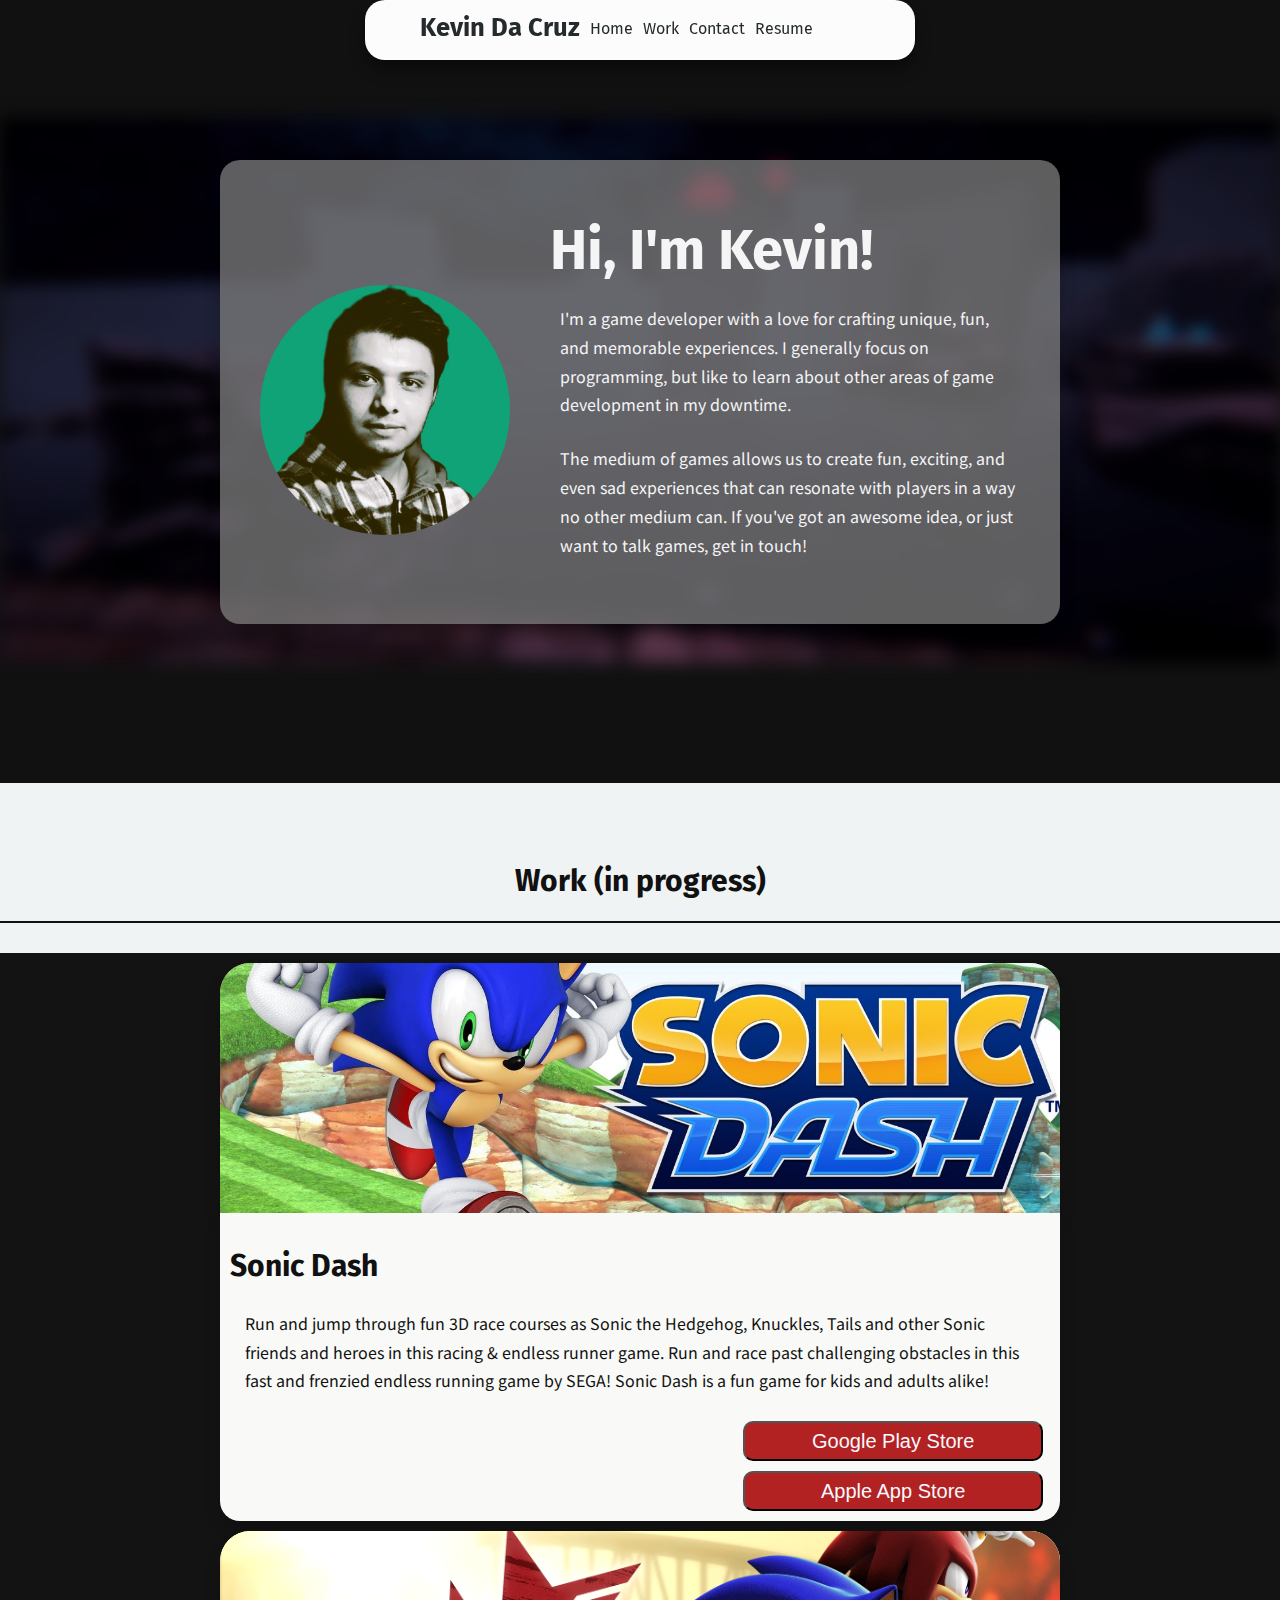
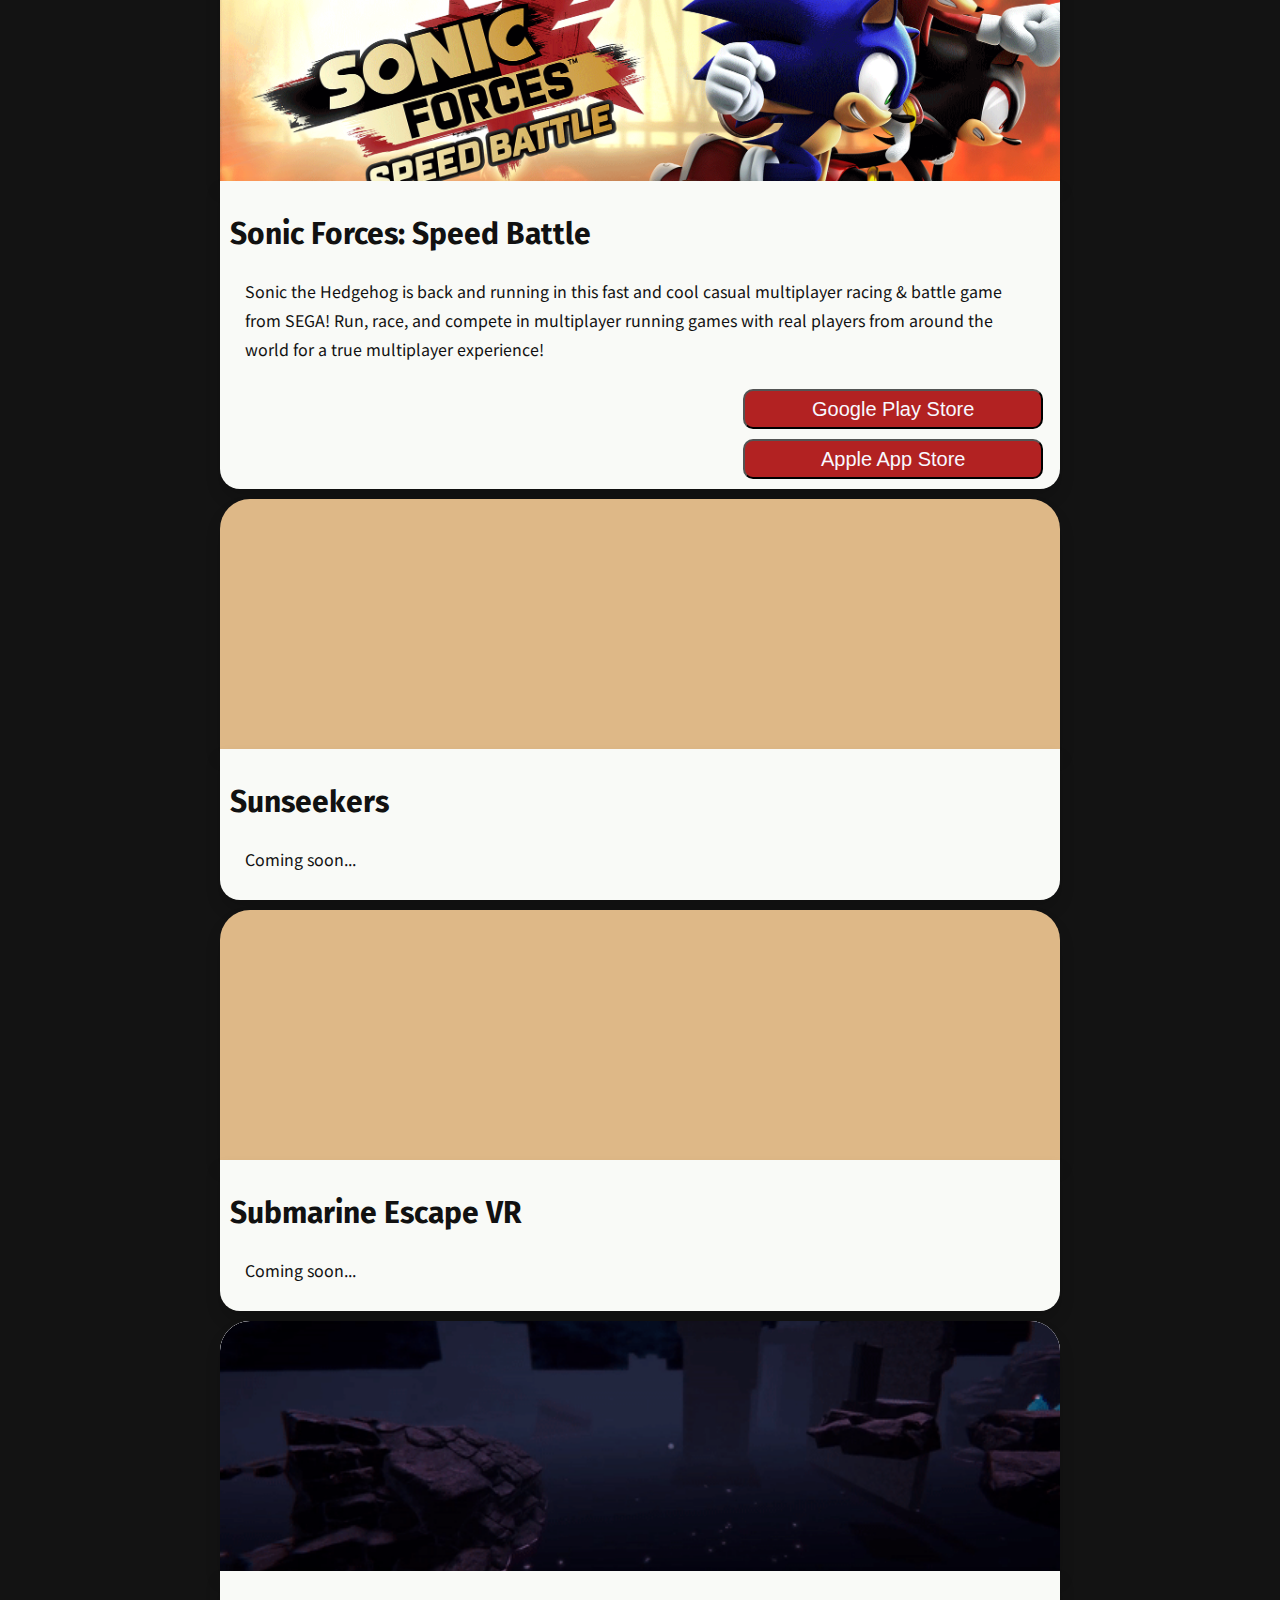
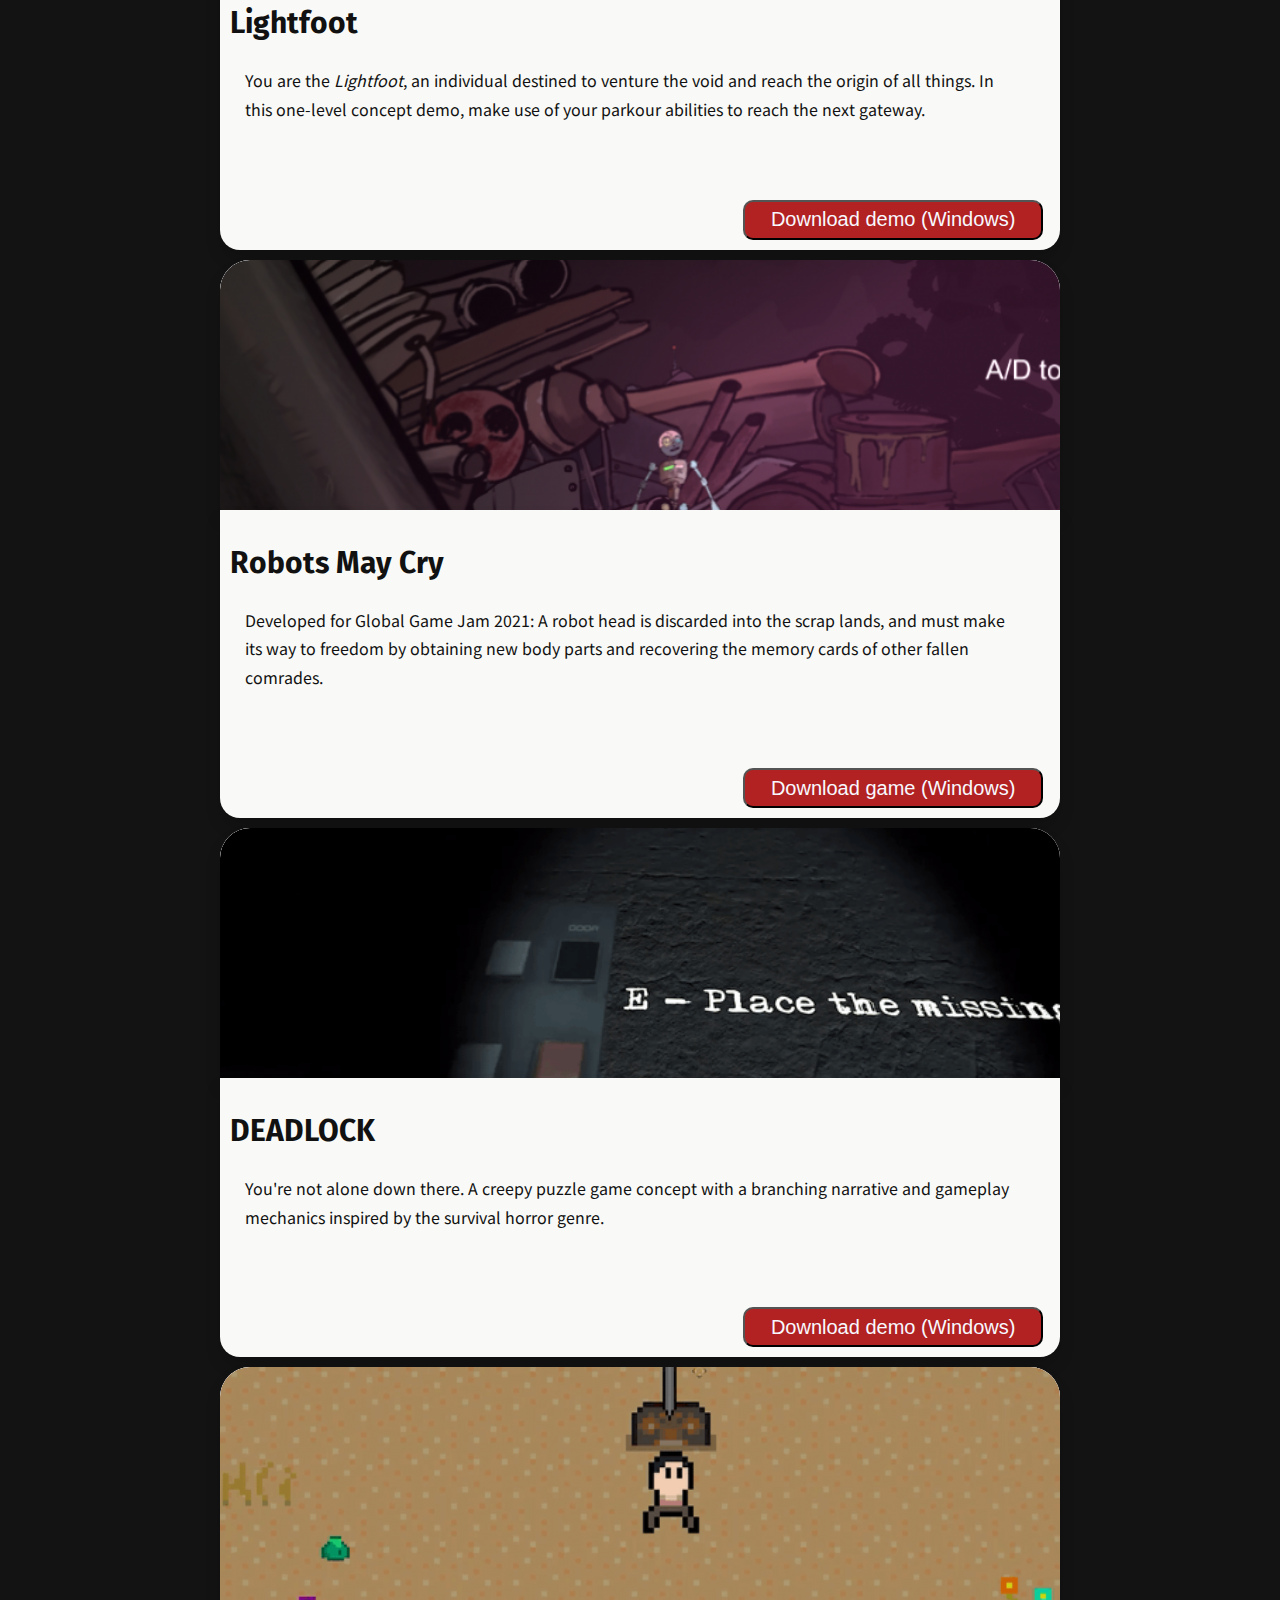
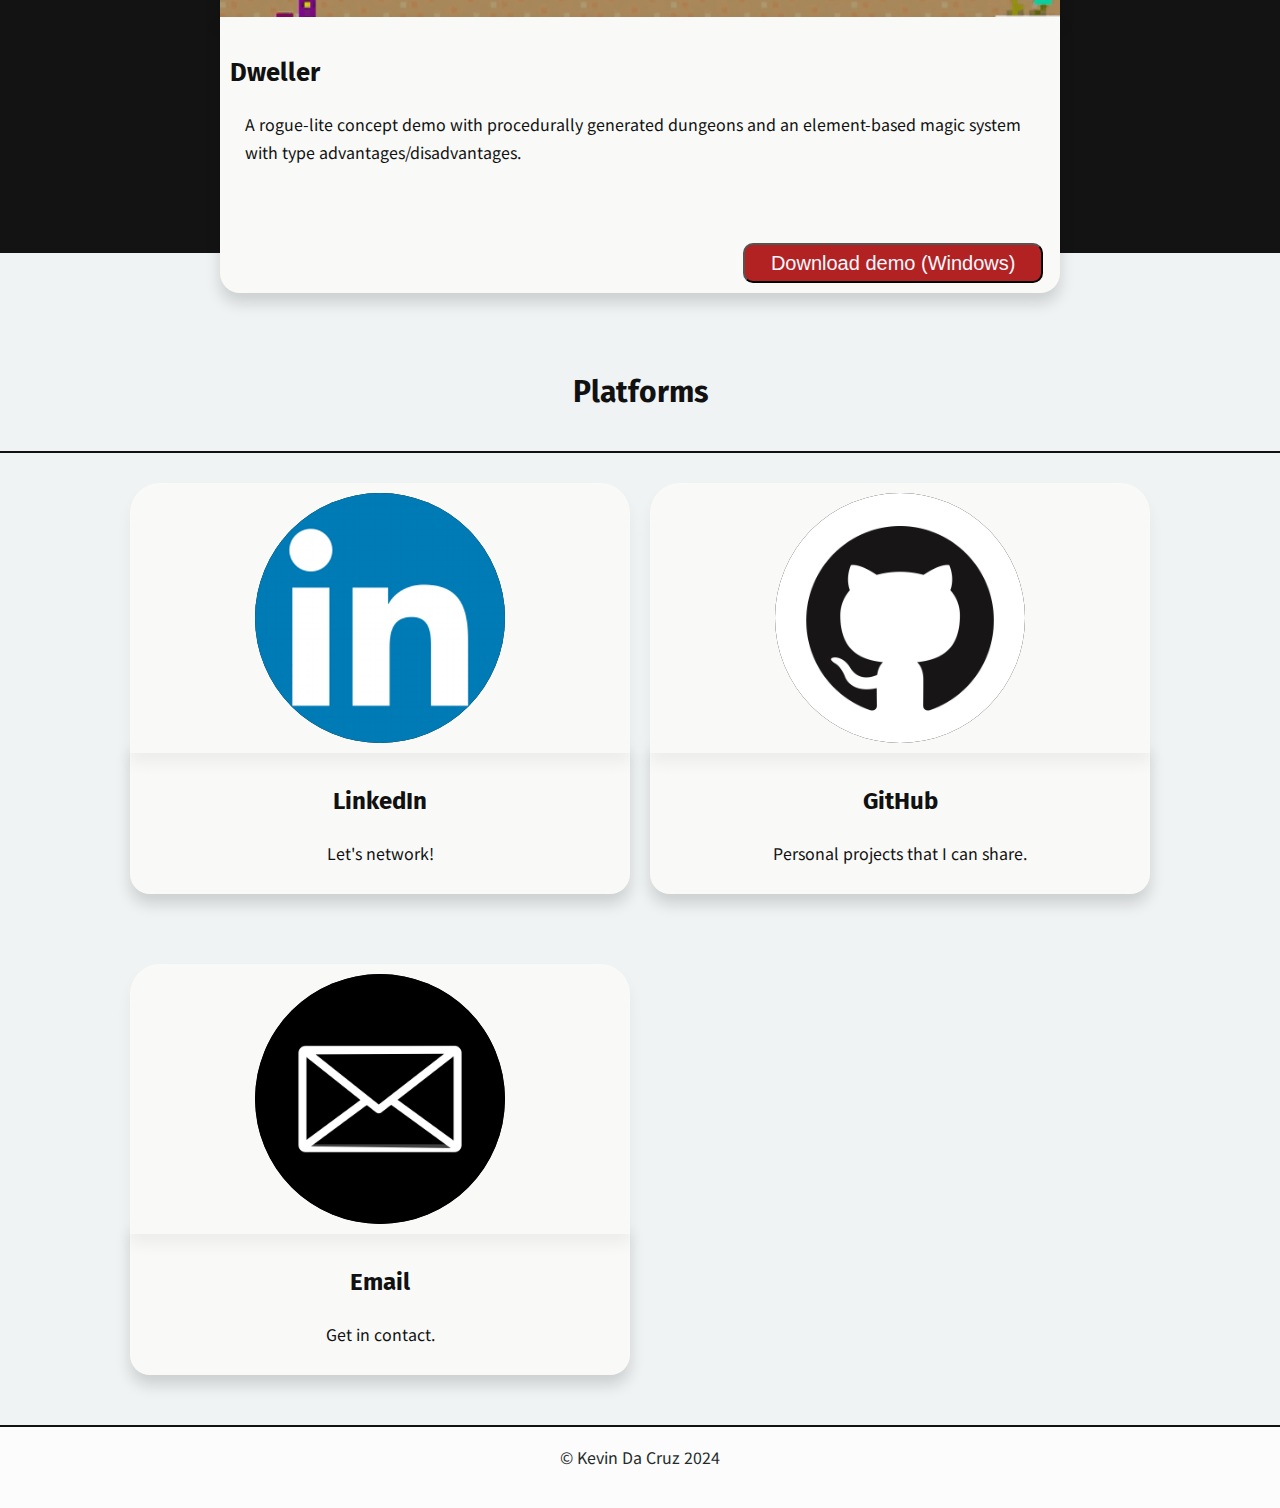
<file: index.html>
<!DOCTYPE html>
<html lang="en-GB">
<head>
    <title>Kevin Da Cruz</title>
    <meta charset="UTF-8">
    <meta name="description" content="">
    <meta name="keywords" content="">
    <meta name="viewport" content="width=500">
    <meta name="color-scheme" content="dark light">
    
    <link rel="shortcut icon" href="media/favicon.png" type="image/x-icon">
    <link rel="icon" href="media/favicon.png" type="image/x-icon">
	
	<link id="pagestyle" href="style.css" rel="stylesheet" />
    
    <link href="https://fonts.googleapis.com/css2?family=Fira+Sans&display=swap" rel="stylesheet">
<!--    font-family: 'Fira Sans', sans-serif;-->
    <link href="https://fonts.googleapis.com/css2?family=Noto+Sans+JP&display=swap" rel="stylesheet">
<!--    font-family: 'Noto Sans JP', sans-serif;-->

    
    <script>
        var fullscreenToggle = false;
        
        function enlargeVideo(){
            var vid = document.getElementById("slidevideo");
            document.getElementById("slidevideo").style.animation = "";
            document.getElementById("gradientContainer").style.animation = "";
            if (vid.style.maxHeight == ""){
                document.getElementById("slidevideo").style.animation = "0.8s ease 0s 1 scaleUp";
                document.getElementById("slidevideo").style.maxHeight = "1000px";
                document.getElementById("slidevideo").style.height = "1000px";
                document.getElementById("gradientContainer").style.animation = "0.8s ease 0s 1 scaleUp";
                document.getElementById("gradientContainer").style.maxHeight = "1000px";
                document.getElementById("gradientContainer").style.height = "1000px";
                fullscreenToggle = true;
            }
            else{
                document.getElementById("slidevideo").style.height = "";
                document.getElementById("slidevideo").style.maxHeight = "";
                document.getElementById("gradientContainer").style.maxHeight = "";
                document.getElementById("gradientContainer").style.height = "";
                fullscreenToggle = false;
            }
            
            if(fullscreenToggle){
                document.getElementById("gradientText").style.opacity = "0";
                document.getElementById("gradientText").style.animation = "0.8s ease 0s 1 fadeOut";
                document.getElementById("bannerControls").style.opacity = "0.2";
            }
            else if(!fullscreenToggle){
                document.getElementById("gradientText").style.animation = "0.8s ease 0s 1 fadeIn";
                document.getElementById("gradientText").style.opacity = "1";
                document.getElementById("bannerControls").style.opacity = "1";
            }
        }
        
        function enableMobileMenu(){
            menu = document.getElementById("mobileMenuBar");
            if (menu.style.display == ""){
                document.getElementById("darkenScreen").style.display = "block";
                document.getElementById("mobileMenuBar").style.display = "block";
                document.getElementById("darkenScreen").style.animation = "0.8s ease 0s 1 fadeIn";
                document.getElementById("mobileMenuBar").style.animation = "0.8s ease 0s 1 slideInFromAbove";
            }
            else {
                document.getElementById("mobileMenuBar").style.animation = "0.8s ease 0s 1 slideOutFromBelow";
                document.getElementById("darkenScreen").style.animation = "0.8s ease 0s 1 fadeOut";
                setTimeout(function()
                          {
                    document.getElementById("darkenScreen").style.display = "none";
                    document.getElementById("mobileMenuBar").style.display = "";
                }, 800);
            }
        }
        
        function swapStyleSheet(){
            if(/Android|webOS|BlackBerry|IEMobile|Opera Mini/i.test(navigator.userAgent)){
              document.getElementById("pagestyle").setAttribute("href", "styleMobile.css");
                document.getElementById("title").innerHTML = "android";
            }
            if(/iPad|iPhone|iPod/i.test(navigator.platform)){
              document.getElementById("pagestyle").setAttribute("href", "styleiOS.css");
                document.getElementById("title").innerHTML = "ios";
            }
            if(navigator.platform === 'MacIntel' && navigator.maxTouchPoints > 1){
                document.getElementById("pagestyle").setAttribute("href", "styleiOS.css");
            }
            else{
              document.getElementById("pagestyle").setAttribute("href", "style.css");
            }
        }
        
        swapStyleSheet();
    </script>
    
</head>
<body>  
    
    <div class="header">
        <div class="headerMenu">
            <a href="index.html#">
                <p class="headerTitle"><b>Kevin Da Cruz</b></p>
            </a>
            
            <a href="index.html#">
                <p class="headerLinks">Home</p>
            </a>
            
            <a href="index.html#work">
                <p class="headerLinks">Work</p>
            </a>
            
            <a href="index.html#contact">
                <p class="headerLinks">Contact</p>
            </a>
            
            <a href="media/Kevin%20Da%20Cruz%20CV.pdf" target="_blank">
                <p class="headerLinks">Resume</p>
            </a>
        </div>
    </div>
    
    <div id="darkenScreen">
        <div class="mobileMenuSticky">
            <button onclick="enableMobileMenu()"><img src="media/menu%20close%20icon.png"></button>  
        </div>
    </div>
    
    <div id="mobileMenuBar">
            <a href="index.html#">
                <p class="menuLinks" onclick="enableMobileMenu()">Home</p>
            </a>

            <a href="index.html#work">
                <p class="menuLinks" onclick="enableMobileMenu()">Work</p>
            </a>

            <a href="index.html#contact">
                <p class="menuLinks" onclick="enableMobileMenu()">Contact</p>
            </a>
        
            <a href="media/Kevin%20Da%20Cruz%20CV.pdf" target="_blank">
                <p class="menuLinks" onclick="enableMobileMenu()">Resume</p>
            </a>
    </div>
    
    <div class="videoGallery">
    </div>
    
    <div id="aboutMe"></div>
    <div class="imagebanner">
        <img class="imagebanner2" src="media/banner.gif" style="filter: blur(8px)">
        
        <div class="desktopAbout">
            <div id="aboutMe" style="margin-top: 160px"></div>
                <div class="aboutText" style="width: 100%; margin: 0 auto; padding-bottom: 30px;">
                    <div id="aboutText" class="projectCard2" style="padding-bottom: 60px; padding-top: 0px; border-radius: 20px; background-color: rgba(125,125,125,0.75)">
                        <img class="aboutThumbnail" src="media/profile.jpeg" style="margin-top: 125px">
                        <div class="welcomePanel" style="padding-top: 1px; margin-left: 300px">
                            <h3 style="font-size: 3.5em; margin-left: 0">Hi, I'm Kevin!</h3>
                            <p style="margin-top: 10px">I'm a game developer with a love for crafting unique, fun, and memorable experiences. I generally focus on programming, but like to learn about other areas of game development in my downtime.</p>
                            <p>The medium of games allows us to create fun, exciting, and even sad experiences that can resonate with players in a way no other medium can. If you've got an awesome idea, or just want to talk games, get in touch!</p>
                        </div>
                    </div>
                </div>
        </div>
    </div>
            
    <div class="buffer"></div>
   
    
    <div class="content" style="border-top: 3px solid #111111">
        <div class="mobileAbout">
            <div class="aboutText" style="width: 100%; margin: 0 auto; padding-bottom: 30px; padding-top: 70px">
                <div id="aboutText" class="projectCard2" style="padding-bottom: 80px">
                    <img class="aboutThumbnail" src="media/profile.jpeg" style="margin-top: 45px">
                    <h3 style="font-size: 3.5em">Hi, I'm Kevin!</h3>
                    <p style="margin-top: 10px">I'm a game developer with a love for crafting unique, fun, and memorable experiences. I generally focus on programming, but like to learn about other areas of game development in my downtime.</p>
                    <p>The medium of games allows us to create fun, exciting, and even sad experiences that can resonate with players in a way no other medium can. If you've got an awesome idea, or just want to talk games, get in touch!</p>
                </div>
            </div>
        </div>
    </div>
        
    <div class="grid-container">
        <div class="professionalProjectsGrid" style="border-bottom: 2px solid #111111; margin-bottom: 30px">
            <h2 id="work" style="margin-top: 10px">Work (in progress)</h2>
        </div>
    </div>
    
        <div class="professionalProjectsGrid" style="background-color: #131313; margin-bottom: -40px">
        
            <div class="projectsGrid" style="padding-bottom: 10px">
                <div class="projectThumbnail" style="background-color: burlywood; padding-bottom: 0px; padding-top: 0px">
                    <img class="projectThumbnail" src="media/sonic%20dash%20banner.jpg">
                </div>
                <div class="projectsCard">
                    <h2>Sonic Dash</h2>
                    <p style="padding-bottom: 100px">Run and jump through fun 3D race courses as Sonic the Hedgehog, Knuckles, Tails and other Sonic friends and heroes in this racing & endless runner game. Run and race past challenging obstacles in this fast and frenzied endless running game by SEGA! Sonic Dash is a fun game for kids and adults alike!</p>
                    <button class="DownloadButton" style="margin-bottom: 50px"><a href="https://play.google.com/store/apps/details?id=com.sega.sonicdash&hl=en&gl=US" target="_blank">Google Play Store</a></button>
                    <button class="DownloadButton"><a href="https://apps.apple.com/us/app/sonic-dash-endless-runner-game/id582654048" target="_blank">Apple App Store</a></button>
                </div>
            </div>

            <div class="projectsGrid" style="padding-bottom: 10px">
                <div class="projectThumbnail" style="background-color: burlywood; padding-bottom: 0px; padding-top: 0px">
                    <img class="projectThumbnail" src="media/sonic%20forces%20banner.png">
                </div>
                <div class="projectsCard">
                    <h2>Sonic Forces: Speed Battle</h2>
                    <p style="padding-bottom: 100px">Sonic the Hedgehog is back and running in this fast and cool casual multiplayer racing & battle game from SEGA! Run, race, and compete in multiplayer running games with real players from around the world for a true multiplayer experience!</p>
                    <button class="DownloadButton" style="margin-bottom: 50px"><a href="https://play.google.com/store/apps/details?id=com.sega.sprint&hl=en&gl=US" target="_blank">Google Play Store</a></button>
                    <button class="DownloadButton"><a href="https://apps.apple.com/us/app/sonic-forces-racing-battle/id1262362476" target="_blank">Apple App Store</a></button>
                </div>
            </div>

            <div class="projectsGrid" style="padding-bottom: 10px">
                <div class="projectThumbnail" style="background-color: burlywood; padding-bottom: 0px; padding-top: 0px">
                    <!--<img class="projectThumbnail" src="">-->
                </div>
                <div class="projectsCard">
                    <h2>Sunseekers</h2>
                    <p>Coming soon...</p>
                </div>
            </div>

            <div class="projectsGrid" style="padding-bottom: 10px">
                <div class="projectThumbnail" style="background-color: burlywood; padding-bottom: 0px; padding-top: 0px">
                    <!--<img class="projectThumbnail" src="">-->
                </div>
                <div class="projectsCard">
                    <h2>Submarine Escape VR</h2>
                    <p>Coming soon...</p>
                </div>
            </div>

            <div class="projectsGrid" style="padding-bottom: 10px">
                <div class="projectThumbnail" style="background-color: ghostwhite; padding-bottom: 0px; padding-top: 0px">
                    <img class="projectThumbnail" src="media/banner.gif">
                </div>
                <div class="projectsCard">
                    <h2>Lightfoot</h2>
                    <p style="padding-bottom: 100px">You are the <i>Lightfoot</i>, an individual destined to venture the void and reach the origin of all things. In this one-level concept demo, make use of your parkour abilities to reach the next gateway.</p>
                    <button class="DownloadButton"><a href="https://drive.google.com/file/d/1vezxSnEhZ6u70HFFxn1E40WdgQj7tj1e/view?usp=sharing" target="_blank">Download demo (Windows)</a></button>
                </div>
            </div>

            <div class="projectsGrid" style="padding-bottom: 10px">
                <div class="projectThumbnail" style="background-color: ghostwhite; padding-bottom: 0px; padding-top: 0px">
                    <img class="projectThumbnail" src="media/RobotsMayCry/robotsmaycry001.png">
                </div>
                <div class="projectsCard">
                    <h2>Robots May Cry</h2>
                    <p style="padding-bottom: 100px">Developed for Global Game Jam 2021: A robot head is discarded into the scrap lands, and must make its way to freedom by obtaining new body parts and recovering the memory cards of other fallen comrades.</p>
                    <button class="DownloadButton"><a href="https://drive.google.com/file/d/1rnsf0tfJ-B9aQFgkJbi5cdnRatLCi15w/view?usp=sharing" target="_blank">Download game (Windows)</a></button>
                </div>
            </div>

            <div class="projectsGrid" style="padding-bottom: 10px">
                <div class="projectThumbnail" style="background-color: ghostwhite; padding-bottom: 0px; padding-top: 0px">
                    <img class="projectThumbnail" src="media/Deadlock/LetThereBeLight-1.gif">
                </div>
                <div class="projectsCard">
                    <h2>DEADLOCK</h2>
                    <p style="padding-bottom: 100px">You're not alone down there. A creepy puzzle game concept with a branching narrative and gameplay mechanics inspired by the survival horror genre.</p>
                    <button class="DownloadButton"><a href="https://drive.google.com/file/d/1tGe-_-PAoHstE_x4VidrYaiuyBgUDoiG/view?usp=sharing" target="_blank">Download demo (Windows)</a></button>
                </div>
            </div>

            <div class="projectsGrid" style="padding-bottom: 10px">
                <div class="projectThumbnail" style="background-color: ghostwhite; padding-bottom: 0px; padding-top: 0px">
                    <img class="projectThumbnail" src="media/Dweller/TakingTheSword-1.gif" >
                </div>
                <div class="projectsCard">
                    <h2 style="font-size: 1.6em; margin-top: 30px">Dweller</h2>
                    <p style="padding-bottom: 100px">A rogue-lite concept demo with procedurally generated dungeons and an element-based magic system with type advantages/disadvantages.</p>
                    <button class="DownloadButton"><a href="https://drive.google.com/file/d/11kBuCPbnfdZtrnbaG5RQAbPYDt8Vlf2H/view?usp=sharing" target="_blank">Download demo (Windows)</a></button>
                </div>
            </div>
            
        </div>
    
    <div class="grid-container" style="margin-top: 0px; padding-top: 100px">
        <div class="professionalProjectsGrid" style="border-bottom: 2px solid #111111">
            <div style="width: 80%; max-width: 900px; margin: 0 auto;">
                <h2 id="otherProjects" style="margin-top: 1px">Platforms</h2>
            </div>
        </div>
    </div>
    
    <div class="grid-container-social">
<!--
            <div class="projectsGrid">
                <div class="projectThumbnail" style="box-shadow: 0px 10px 15px 0px rgba(0,0,0,0.05);">
                    <a href="" target="_blank">
                        <img class="projectThumbnail" src="media/Twitter%20icon.png" style="background-color: deepskyblue; object-fit: fill; width: 250px; height: 250px; margin: 0 auto; border-radius: 300px"></a>
                </div>
                <div class="smallProjectsCard">
                    <h3>X</h3>
                    <p>Tweeting about work & play.</p>
                </div>
            </div>
-->
        
        <!--LinkedIn-->
        <div class="projectsGrid" id="contact">
            <div class="projectThumbnail" style="box-shadow: 0px 10px 15px 0px rgba(0,0,0,0.05);">
                <a href="https://www.linkedin.com/in/kevindacruz00/" target="_blank"><img class="projectThumbnail" src="media/LinkedIn%20icon.png" style="background-color: black; object-fit: fill; width: 250px; height: 250px; margin: 0 auto; border-radius: 300px"></a>
            </div>
            <div class="smallProjectsCard">
                <h3>LinkedIn</h3>
                <p>Let's network!</p>
            </div>
        </div>

        <!--GitHub-->
        <div class="projectsGrid">
            <div class="projectThumbnail" style="box-shadow: 0px 10px 15px 0px rgba(0,0,0,0.05);">
                <a href="https://github.com/kmdc64" target="_blank"><img class="projectThumbnail" src="media/github%20icon.png" style="background-color: black; object-fit: fill; width: 250px; height: 250px; margin: 0 auto; border-radius: 300px"></a>
            </div>
            <div class="smallProjectsCard">
                <h3>GitHub</h3>
                <p>Personal projects that I can share.</p>
            </div>
        </div>
        
        <!--Email-->
        <div class="projectsGrid">
            <div class="projectThumbnail" style="box-shadow: 0px 10px 15px 0px rgba(0,0,0,0.05);">
                <a href="mailto: kmdcruz64@gmail.com" target="_blank"><img class="projectThumbnail" src="media/email%20icon.png" style="background-color: black; object-fit: fill; width: 250px; height: 250px; margin: 0 auto; border-radius: 300px"></a>
            </div>
            <div class="smallProjectsCard">
                <h3>Email</h3>
                <p>Get in contact.</p>
            </div>
        </div>
    </div>
    
    <div class="footer">
        <div class="emailButton">
            <p>© Kevin Da Cruz 2024</p>
        </div>
    </div>
    
    <div class="mobileMenuSticky">
        <button onclick="enableMobileMenu()"><img src="media/menu%20icon.png"></button>  
    </div>
</body>
</html>
</file>
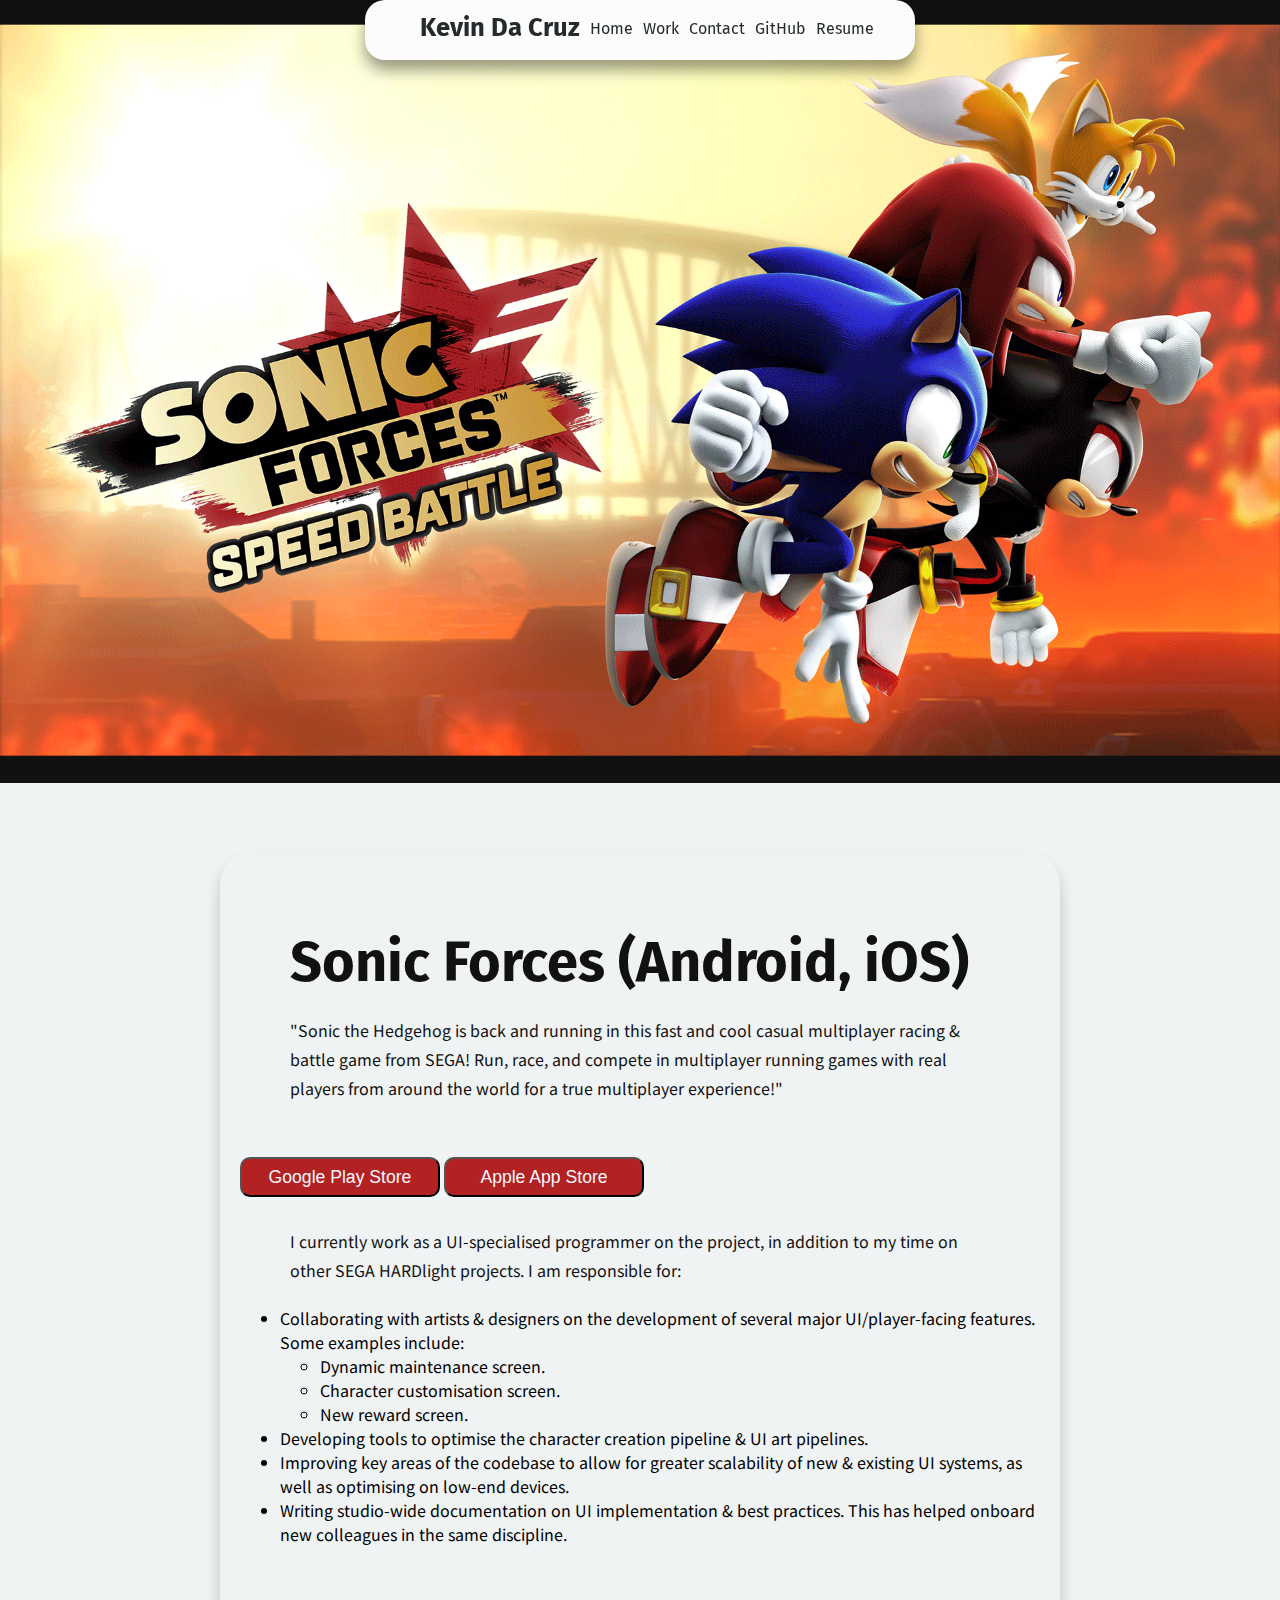
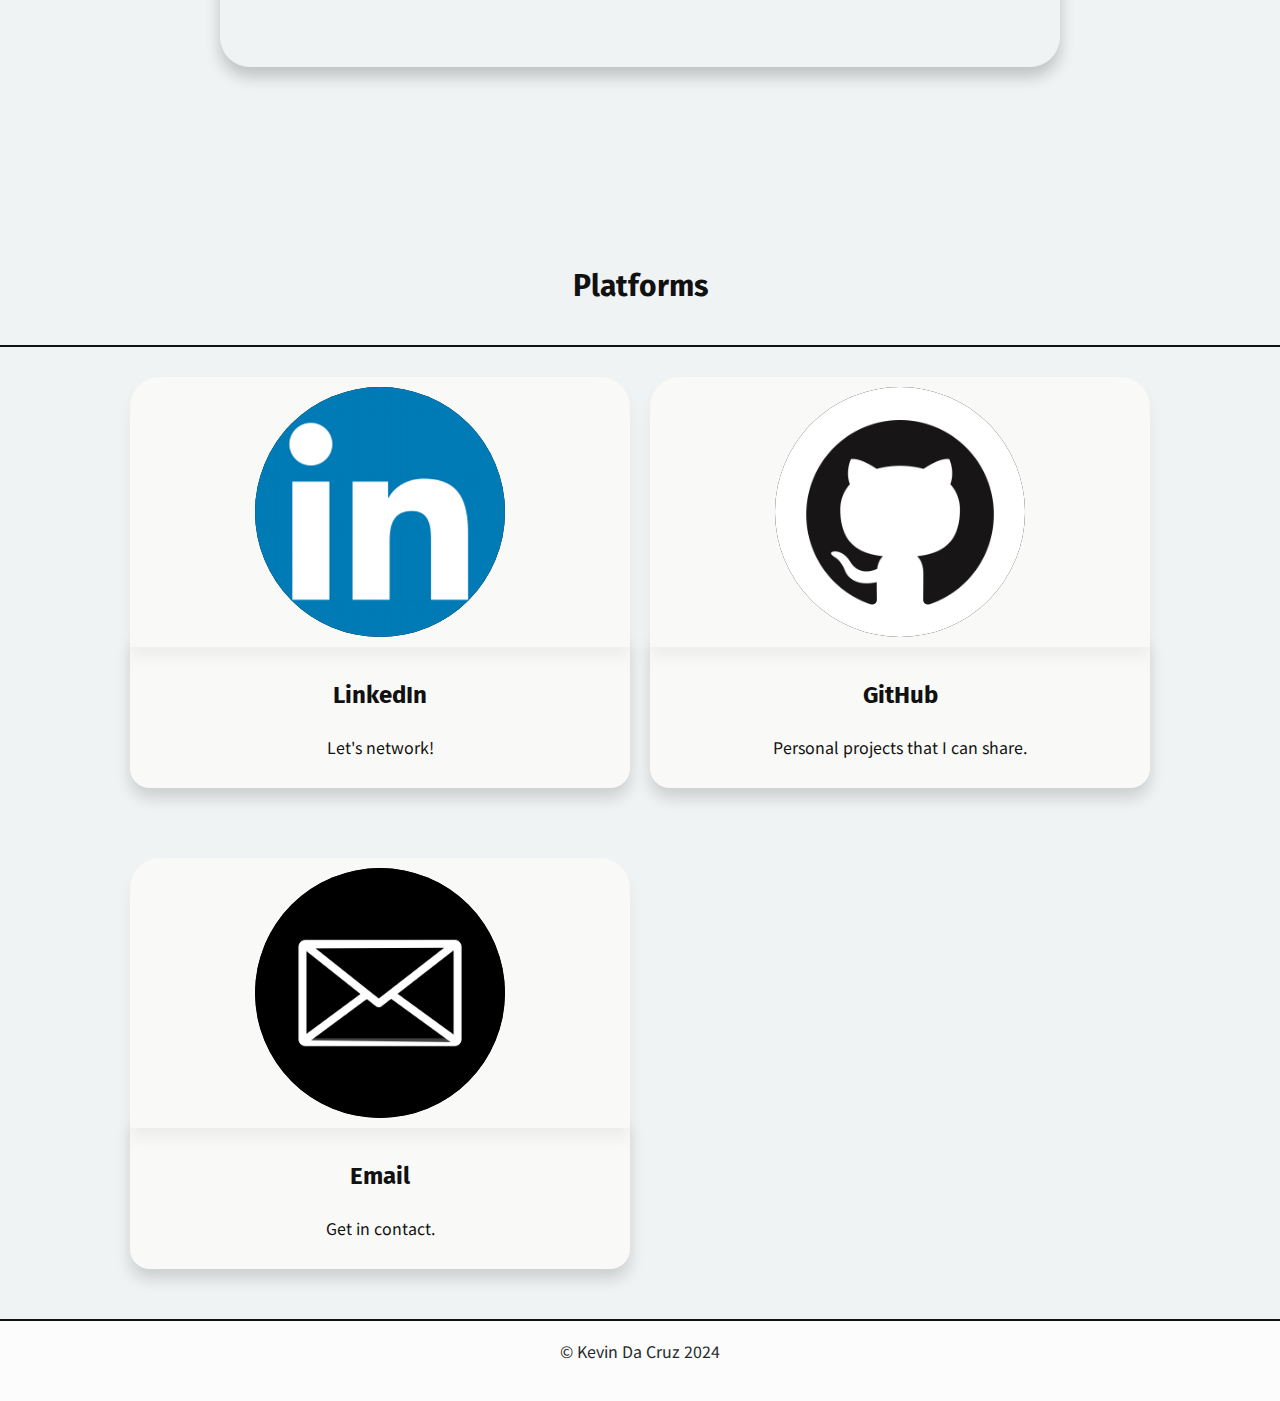
<file: project-sonicforces.html>
<!DOCTYPE html>
<html lang="en-GB">
<head>
    <title>Kevin Da Cruz</title>
    <meta charset="UTF-8">
    <meta name="description" content="">
    <meta name="keywords" content="">
    <meta name="viewport" content="width=500">
    <meta name="color-scheme" content="dark light">
    
    <link rel="shortcut icon" href="media/favicon.png" type="image/x-icon">
    <link rel="icon" href="media/favicon.png" type="image/x-icon">
	
	<link id="pagestyle" href="style.css" rel="stylesheet" />
    
    <link href="https://fonts.googleapis.com/css2?family=Fira+Sans&display=swap" rel="stylesheet">
<!--    font-family: 'Fira Sans', sans-serif;-->
    <link href="https://fonts.googleapis.com/css2?family=Noto+Sans+JP&display=swap" rel="stylesheet">
<!--    font-family: 'Noto Sans JP', sans-serif;-->

    
    <script>
        var fullscreenToggle = false;
        
        function enlargeVideo(){
            var vid = document.getElementById("slidevideo");
            document.getElementById("slidevideo").style.animation = "";
            document.getElementById("gradientContainer").style.animation = "";
            if (vid.style.maxHeight == ""){
                document.getElementById("slidevideo").style.animation = "0.8s ease 0s 1 scaleUp";
                document.getElementById("slidevideo").style.maxHeight = "1000px";
                document.getElementById("slidevideo").style.height = "1000px";
                document.getElementById("gradientContainer").style.animation = "0.8s ease 0s 1 scaleUp";
                document.getElementById("gradientContainer").style.maxHeight = "1000px";
                document.getElementById("gradientContainer").style.height = "1000px";
                fullscreenToggle = true;
            }
            else{
                document.getElementById("slidevideo").style.height = "";
                document.getElementById("slidevideo").style.maxHeight = "";
                document.getElementById("gradientContainer").style.maxHeight = "";
                document.getElementById("gradientContainer").style.height = "";
                fullscreenToggle = false;
            }
            
            if(fullscreenToggle){
                document.getElementById("gradientText").style.opacity = "0";
                document.getElementById("gradientText").style.animation = "0.8s ease 0s 1 fadeOut";
                document.getElementById("bannerControls").style.opacity = "0.2";
            }
            else if(!fullscreenToggle){
                document.getElementById("gradientText").style.animation = "0.8s ease 0s 1 fadeIn";
                document.getElementById("gradientText").style.opacity = "1";
                document.getElementById("bannerControls").style.opacity = "1";
            }
        }
        
        function enableMobileMenu(){
            menu = document.getElementById("mobileMenuBar");
            if (menu.style.display == ""){
                document.getElementById("darkenScreen").style.display = "block";
                document.getElementById("mobileMenuBar").style.display = "block";
                document.getElementById("darkenScreen").style.animation = "0.8s ease 0s 1 fadeIn";
                document.getElementById("mobileMenuBar").style.animation = "0.8s ease 0s 1 slideInFromAbove";
            }
            else {
                document.getElementById("mobileMenuBar").style.animation = "0.8s ease 0s 1 slideOutFromBelow";
                document.getElementById("darkenScreen").style.animation = "0.8s ease 0s 1 fadeOut";
                setTimeout(function()
                          {
                    document.getElementById("darkenScreen").style.display = "none";
                    document.getElementById("mobileMenuBar").style.display = "";
                }, 800);
            }
        }
        
        function swapStyleSheet(){
            if(/Android|webOS|BlackBerry|IEMobile|Opera Mini/i.test(navigator.userAgent)){
              document.getElementById("pagestyle").setAttribute("href", "styleMobile.css");
                document.getElementById("title").innerHTML = "android";
            }
            if(/iPad|iPhone|iPod/i.test(navigator.platform)){
              document.getElementById("pagestyle").setAttribute("href", "styleiOS.css");
                document.getElementById("title").innerHTML = "ios";
            }
            if(navigator.platform === 'MacIntel' && navigator.maxTouchPoints > 1){
                document.getElementById("pagestyle").setAttribute("href", "styleiOS.css");
            }
            else{
              document.getElementById("pagestyle").setAttribute("href", "style.css");
            }
        }
        
        swapStyleSheet();
    </script>
    
</head>
<body>  
    
    <div class="header">
        <div class="headerMenu">
            <a href="index.html#">
                <p class="headerTitle"><b>Kevin Da Cruz</b></p>
            </a>
            
            <a href="index.html#">
                <p class="headerLinks">Home</p>
            </a>
            
            <a href="index.html#work">
                <p class="headerLinks">Work</p>
            </a>
            
            <a href="index.html#contact">
                <p class="headerLinks">Contact</p>
            </a>
            
            <a href="https://github.com/kmdc64">
                <p class="headerLinks">GitHub</p>
            </a>
            
            <a href="media/Kevin%20Da%20Cruz%20CV.pdf" target="_blank">
                <p class="headerLinks">Resume</p>
            </a>
        </div>
    </div>
    
    <div id="darkenScreen">
        <div class="mobileMenuSticky">
            <button onclick="enableMobileMenu()"><img src="media/menu%20close%20icon.png"></button>  
        </div>
    </div>
    
    <div id="mobileMenuBar">
        <a href="index.html#">
            <p class="menuLinks" onclick="enableMobileMenu()">Home</p>
        </a>

        <a href="index.html#work">
            <p class="menuLinks" onclick="enableMobileMenu()">Work</p>
        </a>

        <a href="index.html#contact">
            <p class="menuLinks" onclick="enableMobileMenu()">Contact</p>
        </a>
        
        <a href="https://github.com/kmdc64">
            <p class="menuLinks" onclick="enableMobileMenu()">GitHub</p>
        </a>

        <a href="media/Kevin%20Da%20Cruz%20CV.pdf" target="_blank">
            <p class="menuLinks" onclick="enableMobileMenu()">Resume</p>
        </a>
    </div>
    
    <div class="videoGallery">
    </div>
    
    <div class="imagebanner">
        <img class="imagebanner2" src="media/sonic%20forces%20banner.png">
    </div>
    
    <div class="buffer"></div>
                
    <div class="content" style="border-top: 3px solid #111111">
        <div class="aboutText" style="width: 100%; margin: 0 auto; padding-bottom: 30px; padding-top: 70px">
            <div id="aboutText" class="projectCard2" style="padding-bottom: 80px">
                <h3 style="font-size: 3.5em">Sonic Forces (Android, iOS)</h3>
                <p style="margin-top: 10px">"Sonic the Hedgehog is back and running in this fast and cool casual multiplayer racing & battle game from SEGA! Run, race, and compete in multiplayer running games with real players from around the world for a true multiplayer experience!"</p>
                
                <button class="DownloadButton" style="margin-top: 50px"><a href="https://play.google.com/store/apps/details?id=com.sega.sprint&hl=en&gl=US" target="_blank">Google Play Store</a></button>
                <button class="DownloadButton"><a href="https://apps.apple.com/us/app/sonic-forces-racing-battle/id1262362476" target="_blank">Apple App Store</a></button>
                
                <p style="margin-top: 10px">I currently work as a UI-specialised programmer on the project, in addition to my time on other SEGA HARDlight projects. I am responsible for:
                    <ul>
                        <li>Collaborating with artists & designers on the development of several major UI/player-facing features. Some examples include:</li>
                        <ul>
                            <li>Dynamic maintenance screen.</li>
                            <li>Character customisation screen.</li>
                            <li>New reward screen.</li>
                        </ul>
                        <li>Developing tools to optimise the character creation pipeline & UI art pipelines.</li>
                        <li>Improving key areas of the codebase to allow for greater scalability of new & existing UI systems, as well as optimising on low-end devices.</li>
                        <li>Writing studio-wide documentation on UI implementation & best practices. This has helped onboard new colleagues in the same discipline.</li>
                    </ul>
                </p>
            </div>
        </div>
    </div>
    
    <div class="grid-container" style="margin-top: 0px; padding-top: 100px">
        <div class="professionalProjectsGrid" style="border-bottom: 2px solid #111111">
            <div style="width: 80%; max-width: 900px; margin: 0 auto;">
                <h2 id="otherProjects" style="margin-top: 1px">Platforms</h2>
            </div>
        </div>
    </div>
    
    <div class="grid-container-social">
<!--
            <div class="projectsGrid">
                <div class="projectThumbnail" style="box-shadow: 0px 10px 15px 0px rgba(0,0,0,0.05);">
                    <a href="" target="_blank">
                        <img class="projectThumbnail" src="media/Twitter%20icon.png" style="background-color: deepskyblue; object-fit: fill; width: 250px; height: 250px; margin: 0 auto; border-radius: 300px"></a>
                </div>
                <div class="smallProjectsCard">
                    <h3>X</h3>
                    <p>Tweeting about work & play.</p>
                </div>
            </div>
-->
        
        <!--LinkedIn-->
        <div class="projectsGrid" id="contact">
            <div class="projectThumbnail" style="box-shadow: 0px 10px 15px 0px rgba(0,0,0,0.05);">
                <a href="https://www.linkedin.com/in/kevindacruz00/" target="_blank"><img class="projectThumbnail" src="media/LinkedIn%20icon.png" style="background-color: black; object-fit: fill; width: 250px; height: 250px; margin: 0 auto; border-radius: 300px"></a>
            </div>
            <div class="smallProjectsCard">
                <h3>LinkedIn</h3>
                <p>Let's network!</p>
            </div>
        </div>

        <!--GitHub-->
        <div class="projectsGrid">
            <div class="projectThumbnail" style="box-shadow: 0px 10px 15px 0px rgba(0,0,0,0.05);">
                <a href="https://github.com/kmdc64" target="_blank"><img class="projectThumbnail" src="media/github%20icon.png" style="background-color: black; object-fit: fill; width: 250px; height: 250px; margin: 0 auto; border-radius: 300px"></a>
            </div>
            <div class="smallProjectsCard">
                <h3>GitHub</h3>
                <p>Personal projects that I can share.</p>
            </div>
        </div>
        
        <!--Email-->
        <div class="projectsGrid">
            <div class="projectThumbnail" style="box-shadow: 0px 10px 15px 0px rgba(0,0,0,0.05);">
                <a href="mailto: kmdcruz64@gmail.com" target="_blank"><img class="projectThumbnail" src="media/email%20icon.png" style="background-color: black; object-fit: fill; width: 250px; height: 250px; margin: 0 auto; border-radius: 300px"></a>
            </div>
            <div class="smallProjectsCard">
                <h3>Email</h3>
                <p>Get in contact.</p>
            </div>
        </div>
    </div>
    
    <div class="footer">
        <div class="emailButton">
            <p>© Kevin Da Cruz 2024</p>
        </div>
    </div>
    
    <div class="mobileMenuSticky">
        <button onclick="enableMobileMenu()"><img src="media/menu%20icon.png"></button>  
    </div>
</body>
</html>
</file>
<file: style.css>
html {
    scroll-behavior: smooth;
    min-width: 500px;
    overflow-x: hidden;
}

:target::before {
    content: "";
    display: block;
    height: 60px;
    margin: -60px 0 0;
}

@media (prefers-color-scheme: dark) {
  /* Dark theme styles go here */
    body {
        background-color: #212121;
    }
    
    p{
        color: #FCFCFC;
    }
    
    h1{
        color: #FCFCFC;
    }
    
    h2{
        color: #FCFCFC;
    }
    
    h3{
        color: #FCFCFC;
    }
    
    a {
        color: #FCFCFC;
    }
    
    #linkedIn {
        color: #FCFCFC;
        background-color: deepskyblue;
    }
    
    .headerTitle {
        color: #FCFCFC;
    }
    
    .headerLinks {
        color: #FCFCFC;
    }
    
    .header {
        background-color: rgba(6,6,6,0.95);
    }
    
    .footer {
        background-color: #131313;
    }
    
    .footer h2{
        color: #FCFCFC;
    }
    
    .footer p{
        color: #FCFCFC;
    }

    .footer a{
        color: #FCFCFC;
    }
    
    .menuLinks {
        color: #131313;
    }
    
    .buffer-small {
        background-color: #131313;
    }
    
    .imagebanner {
        background-color: #060606;
    }
    
    .projectThumbnail {
        background-color: #131313;
    }
    
    .projectsGrid div{
        background-color: #252525;
    }
    
    .projectsGrid h2 {
        color: #FCFCFC;
    }
    
    .overlay h2 {
        color: #252525;
    }
    
    .content {
        background-color: #131313;
    }
    
    .grid-container {
        background-color: #131313;
    }
    
    .grid-container2 {
        background-color: #131313;
    }
    
    .grid-container-social {
        background-color: #131313;
    }
    
    .grid-container-blog {
        background-color: #131313;
    }
    
    .grid-container3 {
        background-color: #131313;    
    }
    
    .grid-container4 {
        background-color: #131313;
    }
    
    .grid-container h2{
        color: #FCFCFC;
    }
    
    .professionalProjectsGrid a{
        color: #666666;
    }
    
    .codeSnippet{
        background-color: #727272;
    }

    .codeSnippetButton {
        background-color: #727272;
    }
    
    .codeSnippetButton h2 {
        color: #131313;
    }
    
    .snippetButton {
        background-color: #724752;
    }

    .snippetButton h2{
        color: #FCFCFC;
    }

    .projectTag{
        background-color: darkred;
        color: #FCFCFC;
    }
    
    .projectBannerText p{
        color: #9f9f9f;
    }
    
    .projectBannerText b{
        color: #FCFCFC;
    }

    .DownloadButton {
        background-color: firebrick;
    }
    
    .aboutText h2 {
        color: #FCFCFC;
    }
    
    .projectsCard {
        background-color: #252525;
    }
    
    .projectCard {
        background-color: #252525;
    }

    .projectsCard p{
        color: #FCFCFC;
    }
    
    .projectsCard h2 {
        color: #FCFCFC;
        padding-left: 15px;
    }
    
    .welcomePanel p{
        color: #FCFCFC;
    }

    .welcomePanel h3{
        color: #FCFCFC;
    }
    
    .projectReadMoreButton {
        background-color: #2D3E73;
        color: #FCFCFC;
    }
    
    .emailButton a{
        color: #111111;
    }
}

@media (prefers-color-scheme: light) {
  /* Light theme styles go here */
    body {
        background-color: #FCFCFC;
    }
    
    p{
        color: #111111;
    }
    
    h1{
        color: #111111;
    }
    
    h2{
        color: #111111;
    }
    
    h3{
        color: #111111;
    }
    
    a {
        color: ghostwhite;
    }
    
    #linkedIn {
        color: #111111;
        background-color: deepskyblue;
    }
    
    .headerTitle {
        color: #252B2C;
    }
    
    .headerLinks {
        color: #252B2C;
    }
    
    .header {
        background-color: #FCFCFC;
    }
    
    .footer {
        background-color: #FCFCFC;
    }
    
    .footer h2{
        color: #252B2C;
    }
    
    .footer p{
        color: #252B2C;
    }

    .footer a{
        color: #111111;
    }
    
    .menuLinks {
        color: #f9faf7;
    }
    
    .buffer-small {
        background-color: #f0f3f4;
    }
    
    .imagebanner {
        background-color: #111111;
    }
    
    .projectThumbnail {
        background-color: ghostwhite;
    }
    
    .projectsGrid div{
        background-color: #f9faf7;
    }
    
    .overlay h2 {
        color: ghostwhite;
    }
    
    .content {
        background-color: #F0F3F4;
    }
    
    .grid-container {
        background-color: #F0F3F4;
    }
    
    .grid-container2 {
        background-color: #F0F3F4;
    }
    
    .grid-container-social {
        background-color: #F0F3F4;
    }
    
    .grid-container-blog {
        background-color: #F0F3F4;
    }
    
    .grid-container3 {
        background-color: #F0F3F4;    
    }
    
    .grid-container4 {
        background-color: #F0F3F4;
    }
    
    .grid-container h2{
        color: #111111;
    }
    
    .professionalProjectsGrid a{
        color: #666666;
    }
    
    .codeSnippet{
        background-color: lightgray;
    }

    .codeSnippetButton {
        background-color: lightgray;
    }
    
    .snippetButton {
        background-color: #0d1426;
    }

    .snippetButton h2{
        font-size: 20px;
        color: #f9faf7;
    }

    .projectTag{
        background-color: darkred;
        color: whitesmoke;
    }

    .DownloadButton {
        background-color: firebrick;
    }
    
    .projectsCard {
        background-color: #f9faf7;
    }

    .projectsCard p{
        color: #111111;
    }
    
    .welcomePanel p{
        color: whitesmoke;
    }

    .welcomePanel h3{
        color: whitesmoke;
    }
    
    .projectReadMoreButton {
        background-color: #0d1426;
        color: #f9faf7;
    }
}

body {
    margin: auto;
    z-index: -100;
}

h1{
    font-size: 20px;
    color: #111111;
    font-family: 'Fira Sans', sans-serif;
    padding-bottom: 10px;
}

h2{
    font-size: 30px;
    color: #111111;
    font-family: 'Fira Sans', sans-serif;
}

h3{
    padding-top: 10px;
    font-size: 24px;
    font-family: 'Fira Sans', sans-serif;
}

p {
    font-size: 16px;
    font-family: 'Noto Sans JP', sans-serif;
    text-align: left;
    line-height: 1.8em;
}

a {
    text-decoration: none;
}

ul {
    font-family: 'Noto Sans JP', sans-serif;
}

#linkedIn {
    text-decoration: none;
    border-radius: 10px;
}

.headerTitle {
    font-family: 'Fira Sans', sans-serif;
    margin-top: 5px;
    font-size: 1.6em;
    float: left;
}

.headerLinks {
    font-family: 'Fira Sans', sans-serif;
    padding-left: 10px;
    vertical-align: middle;
    margin-top: 15px;
    float: left;
}

.content {
    padding-bottom: 50px;
}

@keyframes slideInFromAbove {
    0% {
        opacity: 0;
        transform: translateY(-200%);
    }
    100% {
        opacity: 1;
        transform: translateY(0);
    }
        }

@keyframes slideOutFromBelow {
    0% {
        opacity: 1;
        transform: translateY(0);
    }
    100% {
        opacity: 0;
        transform: translateY(-200%);
    }
        }

@keyframes slideInFromRight {
    0% {
        opacity: 0;
        transform: translateX(200%);
    }
    100% {
        opacity: 0.9;
        transform: translateX(0);
    }
        }

@keyframes slideOutToRight {
    0% {
        opacity: 0;
        transform: translateX(0);
    }
    100% {
        opacity: 0.9;
        transform: translateX(200%);
    }
        }

@keyframes hoverBubble {
    0% {
        transform: scale(1);
    }
    50% {
        transform: scale(0.7);
    }
    100% {
        transform: scale(1)
    }
}

@keyframes pressed {
    0% {
        transform: scale(1);
    }
    50% {
        transform: scale(0.4);
    }
    100% {
        transform: scale(1)
    }
}

@keyframes fadeOut {
    0% {
        opacity: 1;
    }
    100%{
        opacity: 0;
    }
}

@keyframes fadeIn {
    0% {
        opacity: 0;
    }
    100%{
        opacity: 1;
    }
}

@keyframes scaleDown {
    0% {
        max-height: 1000px;
        height: 1000px;
    }
    100% {
        height: 720px;
        max-height: 720px;
    }
}

@keyframes scaleUp {
    0% {
        height: 720px;
    }
    100% {
        height: 1000px;
    }
}

@keyframes thumbnail {
    0% {
        height: 100%;
        width: 100%;
    }
    100% {
        height: 120%;
        width: 120%;
    }
}

@keyframes Gradient {
        0% {
            background-position: 0% 50%
        }
        50% {
            background-position: 100% 50%
        }
        100% {
            background-position: 0% 50%
        }
    }

#about {
    font-family: 'Noto Sans JP', sans-serif;
}

.header {
    animation: 1.2s ease 0s 1 slideInFromAbove;
    left: 0;
    right: 0;
    min-width: 550px;
    width: 40%;
    max-width: 600px;
    height: 60px;
    margin: 0 auto;
    margin-bottom: 20px;
    overflow: hidden;
    transition: 0.2s ease-in-out;
    box-shadow: 0px 10px 15px 0px rgba(0,0,0,0.40);
    position:fixed;
    z-index: 1000;
    border-radius: 20px;
}

.headerMenu {
    margin: 0 auto;
    width: 100%;
    transform: translate(10%, 0%);
}

.footer {
    margin: 0 auto;
    bottom: 0;
    text-align: center;
    padding-bottom: 20px;
    width: 100%;
    border-top: 2px solid #111111;
}

.footer p{
    text-align: center;
}

.footer a{
    padding: 10px;
    background-color: gainsboro;
    border-radius: 10px;
}

.menuTitle {
    display: none;
}

.menuLinks {
    display: none;
}

.mobileMenu {
    display: none;
}

.mobileMenuSticky {
    display: none;
}

.mobileAbout {
    display: none;
}

.desktopAbout {
    display: block;
}

@media only screen and (max-width: 960px){
    
    .header {
        z-index: 1001;
        box-shadow: 0px 10px 15px 0px rgba(0,0,0,0.40);
        padding-top: 30px;
        height: 30px;
        border-radius: 10px;
        width: 95%;
    }
    
    .headerTitle {
        font-size: 2.0em;
        position: fixed;
        left: 6.5%;
        transform: translate(0px, -5px);
        margin-top: -20px;
    }
    
    .mobileAbout {
        display: block;
    }
    
    .desktopAbout {
        display: none;
    }
    
    .mobileMenu {
        padding: 0;
        z-index: 1000;
        margin: 0 auto;
        margin-top: -40px;
        text-align: right;
        outline: none;
        display: block;
    }

    .mobileMenu img{
        height: 40px;
        width: 40px;
        position: fixed;
        right: 4%;
        margin-top: 5px;
    }
    
    .mobileMenu button{
        background-color: rgba(0,0,0,0);
        border: 0;
        outline: none;
    }
    
    .mobileMenuSticky {
        padding: 0;
        z-index: 1000;
        margin: 0 auto;
        margin-top: -40px;
        text-align: right;
        outline: none;
        display: block;
    }
    
    .mobileMenuSticky img{
        height: 100px;
        width: 100px;
        position: fixed;
        bottom: 5%;
        right: 4%;
        margin-top: 5px;
        box-shadow: 0px 10px 15px 0px rgba(0,0,0,0.55);
        border-radius: 20px;
        background-color: white;
    }
    
    .mobileMenuSticky img:active{
        transform: scale(0.8);
    }
    
    .mobileMenSticky button{
        background-color: rgba(0,0,0,0);
        border: 0;
        outline: none;
    }

    #mobileMenuBar {
        animation: 0.5s ease 0s 1 slideInFromAbove;
        display: none;
        position: fixed;
        background-color: #F0F3F4;
        border: 5px solid rgba(0,0,0,0.1);
        padding-top: 50px;
        height: 75%;
        right: -5px;
        width: 100%;
        z-index: 1000;
    }
    
    #darkenScreen {
        animation: 0.6s ease 0s 1 fadeIn;
        margin: 0 auto;
        display: none;
        z-index: 999;
        position: fixed;
        margin: 0 auto;
        width: 100%;
        height: 150%;
        background-color: rgba(0,0,0,0.9);
    }
    
    .menuTitle {
        display: block;
        color: #f9faf7;
        text-decoration: underline whitesmoke;
        font-size: 40px;
        font-family: 'Source Sans Pro', 'PT Sans', sans-serif;
        text-align: right;
        margin: 0 auto;
        padding-right: 20px;
    }

    .menuLinks {
        margin: 0 auto;
        margin-top: 20px;
        display: block;
        font-size: 40px;
        padding: 15px;
        padding-right: 10px;
        color: #111111;
        font-family: 'Fira Sans', sans-serif;
        text-align: center;
        box-shadow: 0px 10px 15px 0px rgba(0,0,0,0.25);
        width: 80%;
    }
    
    .menuLinks:hover {
        background-color: aquamarine;
    }
    
    .menuLinks:active {
        transform: scale(0.8);
    }
    
    .headerTitle {
        margin-top: 0 auto;
    }
}

@media only screen and (max-width: 960px){
    .headerLinks {
        display: none;
    }
}

.buffer {
    margin-top: 780px;
}

.buffer-small {
        padding-top: 50px;
    }

.aboutText {
    animation: 0.4s ease-in 0s 1 fadeIn;
    display: block;
    margin: 0 auto;
    padding-bottom: 10px;
    z-index: 10;
    left: 0;
    right: 0;
}

.aboutText h1{
    text-align: center;
}

.aboutText p{
    max-width: 700px;
    margin: 0 auto;
    padding: 20px;
    font-size: 16px;
    margin-bottom: -15px;
}

.aboutText div {
    margin: 0 auto;
    border-radius: 30px;
}

.aboutText .projectThumbnail{
    padding: 0;
    display: block;
    margin: 0 auto;
    opacity: 1;
}

.videobanner {
    width: 100%;
    max-height: 100%;
    overflow: hidden;
    display: block;
    z-index: -100;
    position: fixed;
        }

.videobannervideo {
    animation: 0.8s ease-in 0s 1 fadeIn;
    width: 100%;
    min-height: 720px;
    max-height: 720px;
    overflow: hidden;
    object-fit: cover;
        }

.imagebannerimage {
    text-align: center;
    display: block;
    min-height: 720px;
    height: 100%;
    min-width: 1280px;
    width: 100%;
    overflow: hidden;
    object-fit: contain;
        }

.imagebanner {
    width: 100%;
    height: 780px;
    position: fixed;
    margin-top: 0px;
    z-index: -100;
}

.imagebanner2 {
    animation: 1.0s ease-in 0s 1 fadeIn;
    text-align: center;
    z-index: -100;
    overflow: hidden;
    object-fit: contain;
    min-height: 720px;
    max-height: 100%;
    min-width: 1280px;
    max-width: 100%;
    position: absolute;
    top: 50%;
    left: 50%;
    transform: translate(-50%, -50%);
}

.projectThumbnail {
    top: 0px;
    margin-bottom: 20px;
    height: 250px;
    position: relative;
    overflow: hidden;
    transition: transform 0.5s ease;
    padding-bottom: 0px;
    padding-top: 0px;
    border-top-left-radius: 30px;
    border-top-right-radius: 30px;
    border-bottom-left-radius: 0px;
    border-bottom-right-radius: 0px;
}

.projectThumbnail img {
    border: 0px;
    object-fit: cover;
    display: block;
    padding-bottom: 0px;
    padding-top: 0px;
    margin: 0 auto;
    width: 110%;
    margin-left: -10px;
}

.projectThumbnail img:hover {
    transform: scale(1.1);
    display: block;
}

.projectsCard {
    height: 100%;
    position: relative;
    border-bottom-left-radius: 20px;
    border-bottom-right-radius: 20px;
}

.projectsCard .DownloadButton{
    position: absolute;
    bottom: 10px;
    float: right;
    right: 2%;
    width: 300px;
}

.projectsCard .DownloadButton a{
    color: ghostwhite;
}

.projectsCard .projectReadMoreButton{
    position: absolute;
    bottom: 10px;
    float: left;
    margin: 0 auto;
    margin-left: 10px;
}

.smallProjectsCard {
    border-bottom-left-radius: 20px;
    border-bottom-right-radius: 20px;
    text-align: center;
}

.projectsGrid .smallProjectsCard p{
    text-align: center;
    margin-left: auto;
    margin-right: auto;
    padding-left: 0;
    padding-right: 0;
}

.projectsGrid div{
    max-height: 820px;
}

.projectsGrid h2{
    font-family: 'Fira Sans', sans-serif;
}

.projectsGrid p{
    width: 95%;
    padding-left: 15px;
    padding-right: 15px;
}

.projectBannerText {
    margin: 0 auto;
    margin-left: 5%;
    text-align: left;
}

.projectBannerText p{
    line-height: 0.6;
}

.projectBannerText b{
    font-size: 1.4em;
}

#projectTitle {
    font-family: 'Fira Sans', sans-serif;
    font-size: 4em;
    text-align: center;
    margin-top: 20px;
    margin-bottom: 10px;
    padding-top: 20px
}

.overlay {
    position: absolute;
    bottom: 15px;
    height: 60px;
    max-width: 300px;
    background-color: rgba(255,255,255,0.2);
    border-radius: 10px;
    left: 15px;
}

.overlay h2 {
    font-family: 'Julius Sans One', sans-serif;
    line-height: 60px;
    padding: 0;
    margin: 0 auto;
}

.content {
    align-content: center;
    width: 100%;
    margin: auto;
    z-index: 0;
}

.grid-container0 {
    object-position: center;
    display: grid;
    grid-column-gap: 0px;
    grid-row-gap: 0px;
    grid-template-columns: auto auto auto;
    grid-template-rows: 20px 100px;
    grid-auto-rows: 200px;
    padding: 0px;
}

.grid-container {
    object-position: center;
    display: grid;
    grid-column-gap: 0px;
    grid-row-gap: 0px;
    grid-template-columns: auto auto auto;
    grid-template-rows: 20px 100px;
    grid-auto-rows: 200px;
    padding: 0px;
}

.grid-container2 {
    display: grid;
    grid-column-gap: 0px;
    grid-row-gap: 60px;
    grid-template-columns: repeat(auto-fill, minmax(400px, 420px));
    grid-auto-rows: auto;
    padding: 0px;
    margin: 0 auto;
    align-content: center;
    justify-content: center;
    padding-bottom: 120px;
}

.grid-container-social {
    display: grid;
    grid-column-gap: 0px;
    grid-row-gap: 60px;
    grid-template-columns: repeat(auto-fill, minmax(480px, 520px));
    grid-auto-rows: auto;
    padding: 0px;
    margin: 0 auto;
    align-content: center;
    justify-content: center;
    padding-bottom: 50px;
}

.grid-container-blog {
    padding: 0px;
    margin: 0 auto;
    align-content: center;
    justify-content: center;
    padding-bottom: 20px;
}

.grid-container3 {
    display: grid;
    grid-column-gap: 0px;
    grid-row-gap: 0px;
    grid-template-columns: minmax(200px, 400px) minmax(200px, 400px);
    grid-auto-rows: auto;
    padding: 0px;
    margin: 0 auto;
    align-content: center;
    justify-content: center;
    padding-bottom: 30px;    
}

.grid-container4 {
    display: grid;
    grid-column-gap: 0px;
    grid-row-gap: 60px;
    grid-template-columns: repeat(auto-fill, minmax(400px, 420px));
    grid-auto-rows: auto;
    padding: 0px;
    margin: 0 auto;
    align-content: center;
    justify-content: center;
    padding-bottom: 40px;
}

.grid-container > div {
    text-align: center;
}

.grid-container2 > div {
    text-align: center;
}

.grid-container-social > div {
    text-align: center;
}

.blog {
    display: block;
    margin: 0 auto;
    max-width: 1200px;
    width: 90%;
    height: 600px;
    outline: 2px dashed #111111;
    border-radius: 20px;
}

.videoGallery{
    grid-column: 1/1;
    grid-area: 1/1/1/4;
    overflow: hidden;
}

.headerGrid {
    grid-area: 1/1/1/4;
}

.footerGrid {
    grid-column: 1/4;
}

.mainContentGrid {
    grid-column: 1/-1;
    grid-row: 1;
    padding-left: 30px;
    padding-right: 30px;
}

.professionalProjectsGrid {
    grid-column: 1/-1;
    grid-row: 2;
    padding-left: 30px;
    padding-right: 30px;
    margin-bottom: 20px;
}

.professionalProjectsGrid a{
    font-size: 20px;
}

.projectsGrid {
    padding-left: 2%;
    padding-right: 2%;
}

.projectsGrid div {
    top: 10px;
    margin: 0 auto;
    padding: 10px;
    max-width: 820px;
    box-shadow: 0px 10px 15px 0px rgba(0,0,0,0.15);
}

.projectsGrid p {
    text-align: left;
}

.galleryGrid {
    grid-column: 1/4;
}

#smallVideo
{
    width: 100%;
    display: block;
    overflow: hidden;
    object-fit: scale-down;
}

.codeSnippet{
    display: none;
    border-radius: 10px;
}

.codeSnippet img{
    padding-bottom: 0px;
    width: 100%;
}

.codeSnippet p{
    margin-left: 5%;
    margin-right: 5%;
    padding-top: 10px;
    padding-bottom: 10px;
}

.codeSnippetButton {
    margin: 0 auto;
    margin-top: 10px;
    margin-bottom: 10px;
    width: 90%;
    max-width: 250px;
    border-radius: 10px;
    outline: none;
}

.codeSnippetButton h2{
    font-size: 20px;
}

.codeSnippetButton:active{
    animation: 0.9s ease-in-out 0s infinite pressed;
    outline: none;
}

.snippetButton {
    margin: 0 auto;
    margin-top: 10px;
    margin-bottom: 10px;
    padding: 0;
    width: 90%;
    max-width: 850px;
    float: none;
    display: block;
    border-radius: 10px;
    outline: none;
}

.snippetButton h2{
    font-size: 20px;
}

.snippetButton:active{
    animation: 0.9s ease-in-out 0s infinite pressed;
    outline: none;
}

.projectTag{
    border-radius: 20px;
    padding-bottom: 10px;
    padding-left: 10px;
    padding-right: 10px;
    max-height: 30px;
    font-size: 16px;
}

.DownloadButton {
    outline: none;
    padding: 5px;
    border-radius: 10px;
    font-size: 1.1em;
    height: 40px;
    width: 200px;
}

.projectImg {
    margin: 0 auto;
    border-radius: 20px;
    width: 100%;
    max-width: 120px;
}

.projectImg img{
    display: block;
    margin: 0 auto;
    height: 120px;
    object-fit: cover;
    border-radius: 10px;
}

.projectImg2 {
    margin: 0 auto;
    border-radius: 20px;
    width: 100%;
    max-width: 340px;
}

.projectImg2 img{
    display: block;
    margin: 0 auto;
    max-height: 240px;
    object-fit: cover;
    border-radius: 10px;
}

.projectImg3 {
    margin: 0 auto;
    border-radius: 20px;
    width: 100%;
    max-width: 690px;
}

.projectImg3 img{
    display: block;
    margin: 0 auto;
    height: 100%;
    max-height: 440px;
    object-fit: cover;
    border-radius: 10px;
}

.projectCard {
    width: 75%;
    max-width: 800px;
    box-shadow: 0px 10px 15px 0px rgba(0,0,0,0.20);
    padding: 20px;
    margin-bottom: 20px;
}

.projectCard p{
    width: 90%;
    font-size: 16px;
    font-family: 'Noto Sans JP', sans-serif;
    padding-top: 5px;
    padding-bottom: 5px;
}

.projectCard2 {
    width: 75%;
    min-width: 460px;
    max-width: 800px;
    box-shadow: 0px 10px 15px 0px rgba(0,0,0,0.20);
    padding: 20px;
    margin-bottom: 20px;
}

.aboutText .projectThumbnail{
    float: left;
    margin-right: 20px;
    margin-left: 20px;
    margin-top: -10px;
    width: 110px;
    height: 110px;
}

.aboutText h3{
    margin-left: 50px;
    margin-bottom: -10px;
    padding: 0px;
    }

.aboutText .aboutThumbnail{
    margin: 0;
    margin-right: 40px;
    margin-left: 20px;
    margin-top: 40px;
    float: left;
    width: 250px;
    height: 250px;
    border-radius: 300px;
}

.projectSection {
    display: none;
}

.projectReadMoreButton {
    padding: 10px;
    border-radius: 10px;
    margin: 0 auto;
    margin-top: 10px;
    display: block;
    font-family: 'Fira Sans', sans-serif;
    font-size: 16px;
    font-weight: 100;
}

.aboutSectionVideo {
    margin: 0 auto;
    margin-top: 50px;
    display: block;
    border-radius: 30px;
    width: 480px;
    height: 270px;
}

.reelVideoThumbnail {
    margin: 0 auto;
    display: block;
    width: 100%;
    height: 100%;
}

.showcaseImg {
    width: 200px;
    height: auto;
}

@media only screen and (max-width: 960px){
    .aboutText .projectThumbnail{
        float: none;
        margin: 0 auto;
        margin-top: -10px;
        width: 150px;
        height: 150px;
    }
    
    .aboutText h3{
        margin-left: 20px;
        padding: 0px;
    }
    
    .aboutText .aboutThumbnail{
        display: block;
        float: none;
        margin: 0 auto;
        width: 250px;
        height: 250px;
        border-radius: 300px;
    }
    
    .buffer {
    margin-top: 500px;
        }
    
    .buffer-small {
        padding-top: 50px;
    }
    
    .imagebanner {
        margin-top: 0px;
        max-height: 560px;
    }
    
    .imagebanner2 {
        animation: 1.0s ease-in 0s 1 fadeIn;
        text-align: center;
        z-index: -100;
        overflow: hidden;
        object-fit: contain;
        min-height: 560px;
        max-height: 100%;
        min-width: 1280px;
        max-width: 100%;
        position: absolute;
        top: 50%;
        left: 50%;
        transform: translate(-50%, -50%);
    }
    
}
</file>
